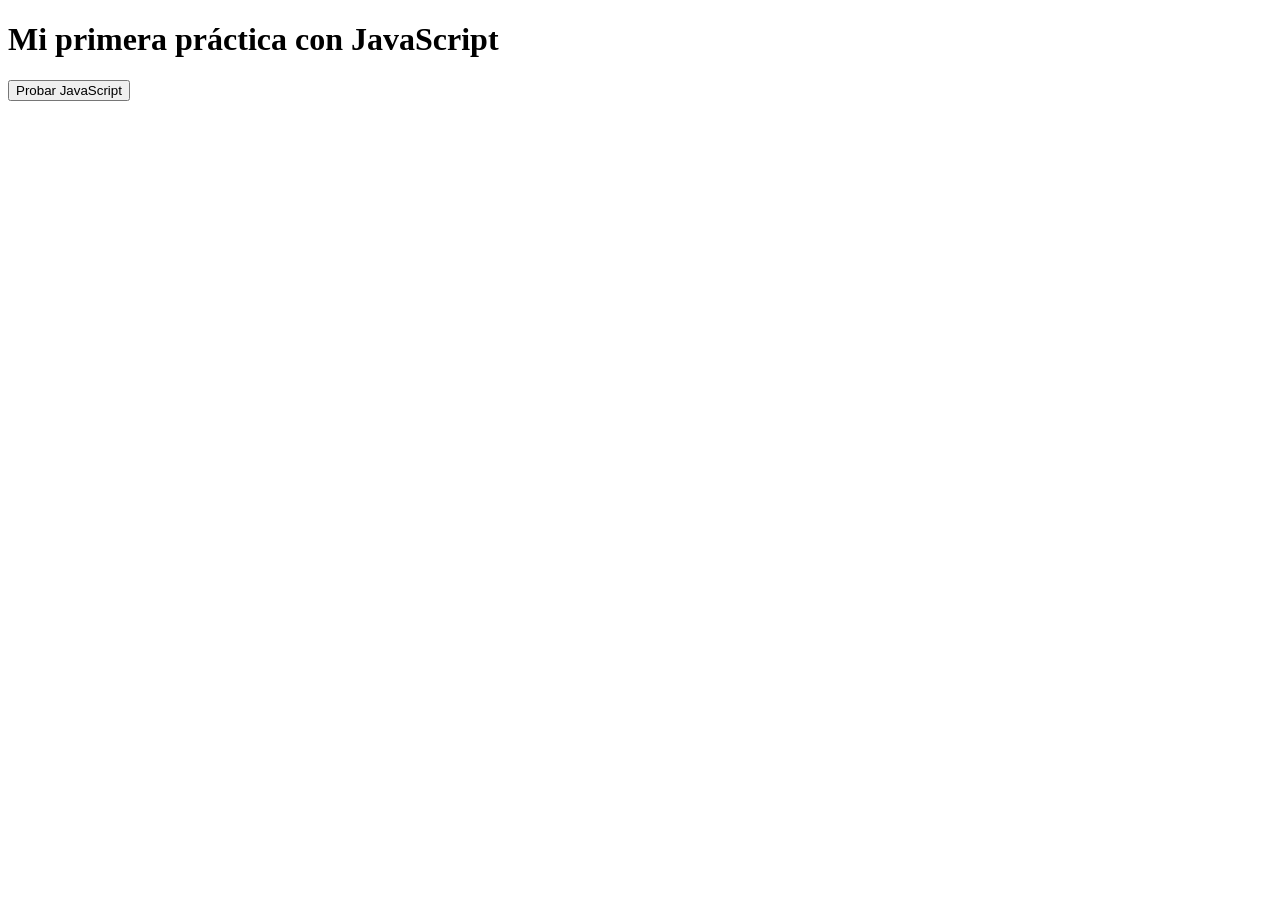
<file: LAB_4/EXPERIENCIAS/index.html>
<!DOCTYPE html>
<html lang="es">
<head>
    <meta charset="UTF-8">
    <title>Fundamentos de JavaScript</title>
</head>
<body>
    <h1>Mi primera práctica con JavaScript</h1>

    <button onclick="alert('JavaScript en línea')">
        Probar JavaScript
    </button>

    <script src="main.js"></script>
</body>
</html>
</file>
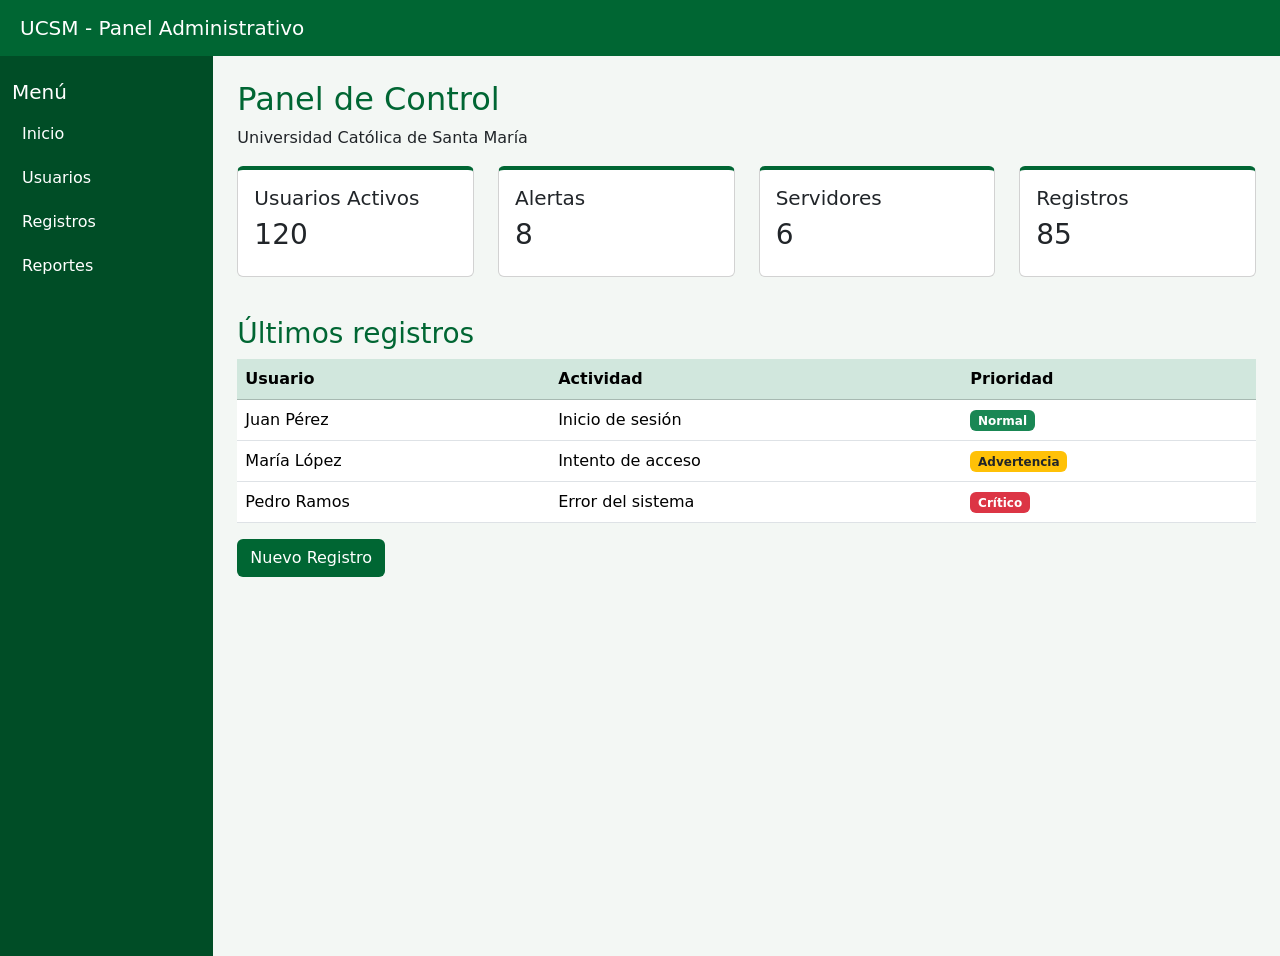
<file: LAB_5/EJERCICIOS/EJERCICIO_1/index.html>
<!DOCTYPE html>
<html lang="es">
<head>
    <meta charset="UTF-8">
    <meta name="viewport" content="width=device-width, initial-scale=1.0">

    <title>Panel Administrativo UCSM</title>

    <!-- Bootstrap -->
    <link href="https://cdn.jsdelivr.net/npm/bootstrap@5.3.3/dist/css/bootstrap.min.css" rel="stylesheet">

    <style>
        body {
            background-color: #f3f7f4;
        }

        .navbar {
            background-color: #006633;
        }

        .sidebar {
            background-color: #004d26;
            min-height: 100vh;
        }

        .sidebar a {
            color: white;
            text-decoration: none;
            display: block;
            padding: 10px;
        }

        .sidebar a:hover {
            background-color: #006633;
        }

        .titulo {
            color: #006633;
        }

        .card {
            border-top: 4px solid #006633;
        }

        .btn-verde {
            background-color: #006633;
            color: white;
        }

        .btn-verde:hover {
            background-color: #004d26;
            color: white;
        }
    </style>
</head>

<body>

    <!-- NAVBAR -->
    <nav class="navbar navbar-dark">
        <div class="container-fluid">

            <!-- Botón para celular -->
            <button class="btn btn-light d-md-none"
                    data-bs-toggle="offcanvas"
                    data-bs-target="#menu">
                ☰
            </button>

            <span class="navbar-brand ms-2">
                UCSM - Panel Administrativo
            </span>

        </div>
    </nav>


    <div class="container-fluid">
        <div class="row">

            <!-- SIDEBAR PARA COMPUTADORA -->
            <aside class="col-md-2 sidebar d-none d-md-block">

                <h5 class="text-white mt-4">Menú</h5>

                <a href="#">Inicio</a>
                <a href="#">Usuarios</a>
                <a href="#">Registros</a>
                <a href="#">Reportes</a>

            </aside>


            <!-- SIDEBAR PARA CELULAR -->
            <div class="offcanvas offcanvas-start" tabindex="-1" id="menu">

                <div class="offcanvas-header">
                    <h5>Menú UCSM</h5>

                    <button type="button"
                            class="btn-close"
                            data-bs-dismiss="offcanvas">
                    </button>
                </div>

                <div class="offcanvas-body">
                    <a href="#" class="d-block mb-3">Inicio</a>
                    <a href="#" class="d-block mb-3">Usuarios</a>
                    <a href="#" class="d-block mb-3">Registros</a>
                    <a href="#" class="d-block">Reportes</a>
                </div>

            </div>


            <!-- CONTENIDO PRINCIPAL -->
            <main class="col-12 col-md-10 p-4">

                <h2 class="titulo">Panel de Control</h2>
                <p>Universidad Católica de Santa María</p>


                <!-- CARDS / KPIs -->
                <div class="row">

                    <div class="col-12 col-md-6 col-lg-3 mb-3">
                        <div class="card">
                            <div class="card-body">
                                <h5>Usuarios Activos</h5>
                                <h3>120</h3>
                            </div>
                        </div>
                    </div>

                    <div class="col-12 col-md-6 col-lg-3 mb-3">
                        <div class="card">
                            <div class="card-body">
                                <h5>Alertas</h5>
                                <h3>8</h3>
                            </div>
                        </div>
                    </div>

                    <div class="col-12 col-md-6 col-lg-3 mb-3">
                        <div class="card">
                            <div class="card-body">
                                <h5>Servidores</h5>
                                <h3>6</h3>
                            </div>
                        </div>
                    </div>

                    <div class="col-12 col-md-6 col-lg-3 mb-3">
                        <div class="card">
                            <div class="card-body">
                                <h5>Registros</h5>
                                <h3>85</h3>
                            </div>
                        </div>
                    </div>

                </div>


                <!-- TABLA -->
                <h3 class="titulo mt-4">Últimos registros</h3>

                <div class="table-responsive">

                    <table class="table table-hover">

                        <thead class="table-success">
                            <tr>
                                <th>Usuario</th>
                                <th>Actividad</th>
                                <th>Prioridad</th>
                            </tr>
                        </thead>

                        <tbody>

                            <tr>
                                <td>Juan Pérez</td>
                                <td>Inicio de sesión</td>
                                <td>
                                    <span class="badge bg-success">
                                        Normal
                                    </span>
                                </td>
                            </tr>

                            <tr>
                                <td>María López</td>
                                <td>Intento de acceso</td>
                                <td>
                                    <span class="badge bg-warning text-dark">
                                        Advertencia
                                    </span>
                                </td>
                            </tr>

                            <tr>
                                <td>Pedro Ramos</td>
                                <td>Error del sistema</td>
                                <td>
                                    <span class="badge bg-danger">
                                        Crítico
                                    </span>
                                </td>
                            </tr>

                        </tbody>

                    </table>

                </div>


                <!-- BOTÓN -->
                <button class="btn btn-verde"
                        data-bs-toggle="modal"
                        data-bs-target="#registro">
                    Nuevo Registro
                </button>


                <!-- MODAL -->
                <div class="modal fade" id="registro">

                    <div class="modal-dialog">

                        <div class="modal-content">

                            <div class="modal-header">
                                <h5 class="modal-title">
                                    Nuevo Registro
                                </h5>

                                <button type="button"
                                        class="btn-close"
                                        data-bs-dismiss="modal">
                                </button>
                            </div>


                            <div class="modal-body">

                                <form>

                                    <label class="form-label">
                                        Nombre
                                    </label>

                                    <input type="text"
                                           class="form-control mb-3">


                                    <label class="form-label">
                                        Actividad
                                    </label>

                                    <input type="text"
                                           class="form-control mb-3">


                                    <label class="form-label">
                                        Prioridad
                                    </label>

                                    <select class="form-select mb-3">

                                        <option>Normal</option>
                                        <option>Advertencia</option>
                                        <option>Crítico</option>

                                    </select>


                                    <button type="submit"
                                            class="btn btn-verde">
                                        Guardar
                                    </button>

                                </form>

                            </div>

                        </div>

                    </div>

                </div>

            </main>

        </div>
    </div>


    <!-- Bootstrap JS -->
    <script src="https://cdn.jsdelivr.net/npm/bootstrap@5.3.3/dist/js/bootstrap.bundle.min.js"></script>

</body>
</html>
</file>
